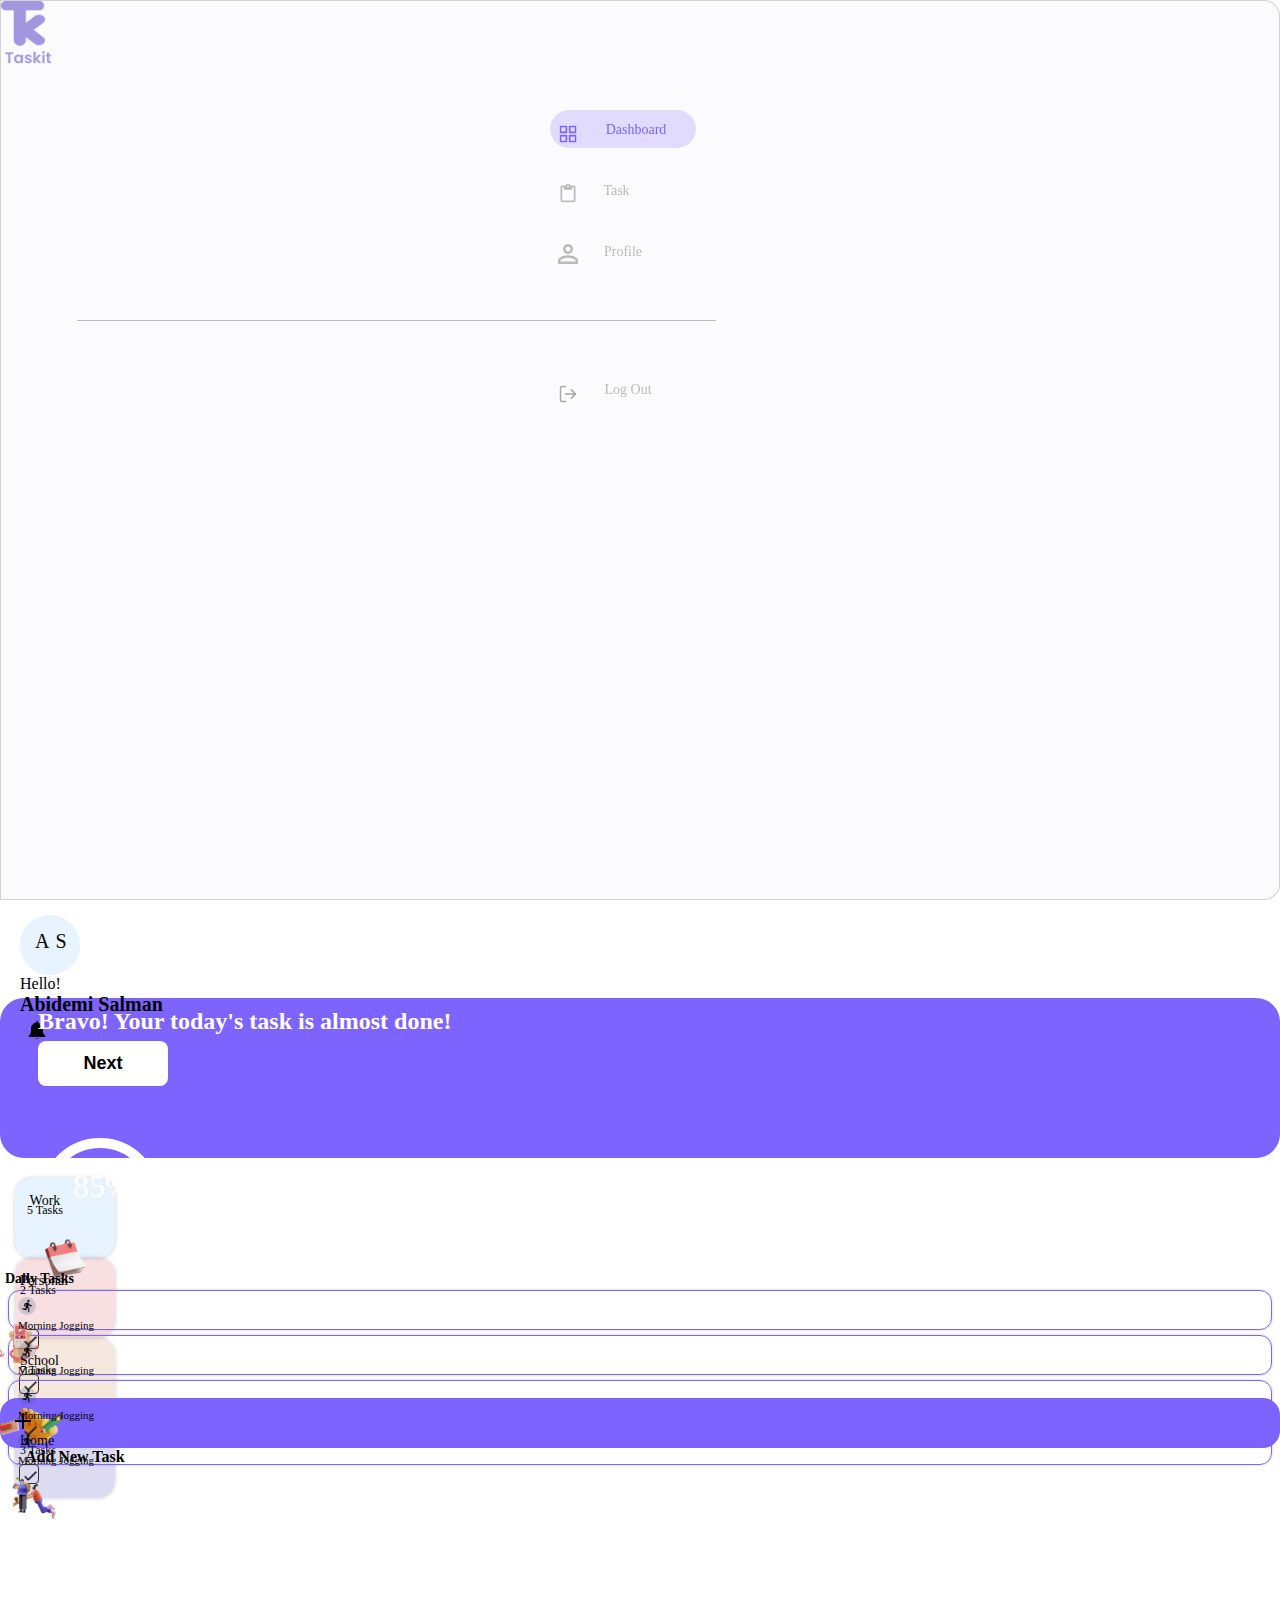
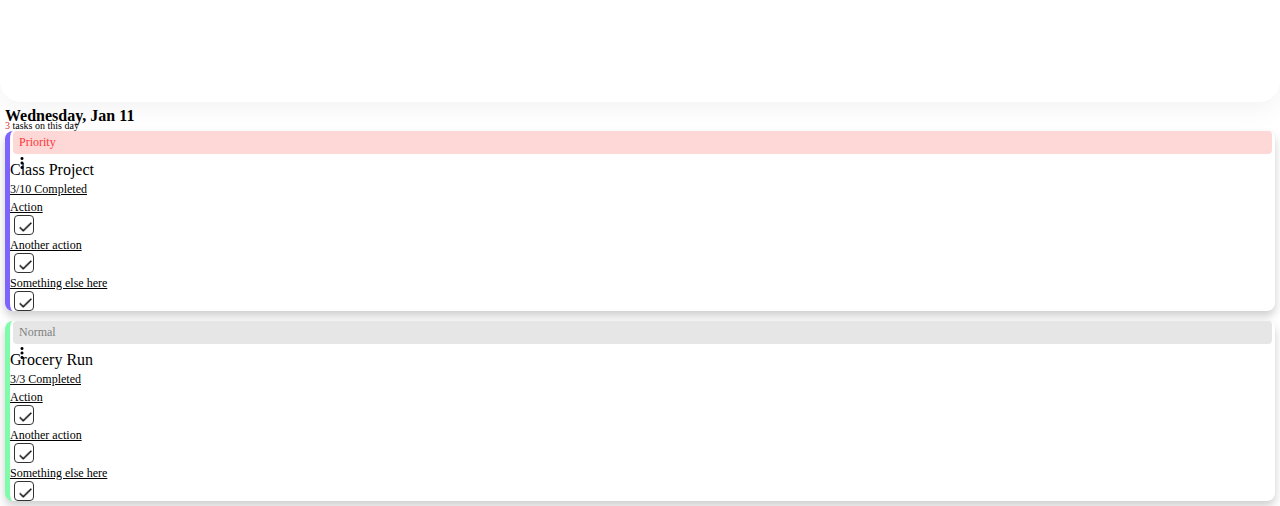
<file: Taskit app/index.html>
<!DOCTYPE html>
<html lang="en">
<head>
    <meta charset="UTF-8">
    <meta http-equiv="X-UA-Compatible" content="IE=edge">
    <meta name="viewport" content="width=device-width, initial-scale=1.0">
    <link
    href="https://cdn.jsdelivr.net/npm/bootstrap@5.2.1/dist/css/bootstrap.min.css"
    rel="stylesheet"
    integrity="sha384-iYQeCzEYFbKjA/T2uDLTpkwGzCiq6soy8tYaI1GyVh/UjpbCx/TYkiZhlZB6+fzT"
    crossorigin="anonymous" />
    <link rel="stylesheet" href="home.css">
    <title>Dashboard</title>
    <link rel="icon" type="image/x-icon" href="./assets/app logo1.png">
</head>
<body>
    <div class="Maincontainer container ">
        <div class="row d-flex ">

            <!--------------------------------Nav column-------------------------------->
            <div class="page-nav col col-sm ">
                <div class="nav-column text-center mt-5 ">
                    <div class="app-logo">
                        <img src="./assets/app logo.png" alt=" app-logo" height="80px">
                    </div>
                    <div class="nav-list mt-4 ">
                        <ul class="d-block  ">
                            <li id="navDash">
                                <img src="./assets/Desktop Icons.png" alt="dashboard-icon" height="20px">
                                <span>Dashboard</span>
                            </li>
                            <li class="navLi" id="tas-icon">
                                <img src="./assets/content_paste.png" alt="task-icon" height="20px">
                                <span>Task</span>
                            </li>
                            <li class="navLi" id="pro-icon">
                                <img src="./assets/Vector personicon.png" alt="profile-icon" height="20px">
                                <span>Profile</span>
                            </li>
                            <div class="nav-line"></div>
                            <li id="navLi">
                                <img src="./assets/Logout Icons.png" alt="logout-icon" height="20px">
                                <span>Log Out</span>
                            </li>
                        </ul>
                    </div>
                </div>
            </div>

<!-----------------------------Home: Second column-------------------------------->

            <div class="home-details col-6  col-sm w-100">
                <div class="profile-detail d-inline-flex">
                    <div class="profile-name ">
                        <span>AS</span>
                    </div>
                    <div class="greeting-detail">
                        <span id="hello">Hello!</span><br>
                        <span id="Abidemi">Abidemi Salman</span>
                    </div>
                    <div class="notification-section">
                        <img src="./assets/clarity_bell-solid-badged.png" alt="notification-icon" height="20px">
                        <span>ON</span>
                    </div>
                </div>

                <div class="bravo-section d-inline-flex">
                    <div class="hello-detail">
                        <h3>Bravo! Your today's task is almost done!</h3>
                         <a href="#">
                             <button>Next</button>
                         </a>
                    </div>
                    <div class="percent"><span>85%</span></div>
                </div>

                <div class="categories d-inline-flex">
                    <div class="work-task d-inline-flex" id="work">
                        <div class="work-detail">
                            <h4>Work</h4>
                            <p>5 Tasks</p>
                        </div>
                        <img src="./assets/Saly-42.png" alt="calendar-img" height="51px">
                    </div>

                    <div class="work-task d-inline-flex" id="personal">
                        <div class="work-detail">
                            <h4>Personal</h4>
                            <p>2 Tasks</p>
                        </div>
                        <img src="./assets/Saly-24.png" alt="phone-img" height="50px">
                    </div>

                    <div class="work-task d-inline-flex" id="writing">
                        <div class="work-detail">
                            <h4>School</h4>
                            <p>7 Tasks</p>
                        </div>
                        <img src="./assets/Saly-25.png" alt="writing-img" height="35px">
                    </div>

                    <div class="work-task d-inline-flex" id="strech">
                        <div class="work-detail">
                            <h4>Home</h4>
                            <p>3 Tasks</p>
                        </div>
                        <img src="./assets/Sally-4.png" alt="streching-img" height="55px">
                    </div>
                </div>

                <div class="daily-tasks">
                    <h3>Daily Tasks</h3>

                    <div class="daily-activities d-inline-flex">
                        <div class="run">
                            <div class="activity d-inline-flex">
                                <div class="run-img d-inline-flex">
                                    <img src="./assets/directions_run.png" alt="running-icon" height="18px">
                                    <p>Morning Jogging</p>
                                </div>
                                <div class="check">
                                    <img src="./assets/Vector check.png" alt="check-icon" height="10px">
                                </div>
                            </div>  
                            <div class="activity d-inline-flex">
                                <div class="run-img d-inline-flex">
                                    <img src="./assets/directions_run.png" alt="running-icon" height="18px">
                                    <p>Morning Jogging</p>
                                </div>
                                <div class="check">
                                    <img src="./assets/Vector check.png" alt="check-icon" height="10px">
                                </div>
                            </div>  
                        </div>
                        <div class="run">
                            <div class="activity d-inline-flex">
                                <div class="run-img d-inline-flex">
                                    <img src="./assets/directions_run.png" alt="running-icon" height="18px">
                                    <p>Morning Jogging</p>
                                </div>
                                <div class="check">
                                    <img src="./assets/Vector check.png" alt="check-icon" height="10px">
                                </div>
                            </div>  
                            <div class="activity d-inline-flex">
                                <div class="run-img d-inline-flex">
                                    <img src="./assets/directions_run.png" alt="running-icon" height="18px">
                                    <p>Morning Jogging</p>
                                </div>
                                <div class="check">
                                    <img src="./assets/Vector check.png" alt="check-icon" height="10px">
                                </div>
                            </div>  
                        </div>
                    </div>
                </div>

                <div class="add-tasks d-inline-flex">
                    <div class="add-new-task d-inline-flex">
                        <img src="./assets/Vector plus.png" alt="plus-icon" height="16px">
                        <p>Add New Task</p>
                    </div>
                    <div class="add-tasks-img ">
                        <img src="./assets/Saly-14.png" alt="person-icon" height="50px" >
                    </div>
                </div>
            </div>     


<!-------------------------------Calendar: Third column-------------------------------->
            <div class="activities col  col-sm">
                <div class="calendar-section text-center mt-2">
                    <div class="calendar-part">
                        <div class="responsive-iframe-container big-container">
                            <iframe src="https://calendar.google.com/calendar/embed?src=1509ebdde64de64cc518a7f182bd9a3f6ca4e214e0ca89c62084918a6b669b17%40group.calendar.google.com&ctz=UTC" style="border: 0" width="200" height="250" frameborder="0" scrolling="no"></iframe>
                        </div>
                    </div>
                    <div class="date-activity">
                        <div class="date-part">
                            <h4>Wednesday, Jan 11</h4>
                            <p>3 <span>tasks on this day</span></p>
                        </div>
                        <div class="task-priorities ">
                            <div class="priority" id="clas-project">
                                <div class="priority-btn1 d-flex">
                                    <h5>Priority</h5>
                                    <img src="./assets/more_vert.png" alt="more-icon" height="18px">
                                </div>
                                <div class="class-project ">
                                    <h4>Class Project</h4>
                                    <div class="dropdown drop-lik">
                                        <a class="btn btn-outline-primary dropdown-toggle btn-complete" href="#" role="button" id="dropdownMenu1" data-bs-toggle="dropdown"  aria-expanded="false">
                                            3/10 Completed
                                         </a>
                                       <ul class="dropdown-menu w-100 " aria-labelledby="dropdownMenu1">
                                           <li class="d-flex"> 
                                                <a class="dropdown-item" href="#">Action</a >
                                                <div class="check">
                                                    <img src="./assets/Vector check.png" alt="check-icon" height="10px">
                                                </div>
                                        </li>
                                           <li class="d-flex">
                                                <a class="dropdown-item" href="#">Another action</a>
                                                <div class="check">
                                                    <img src="./assets/Vector check.png" alt="check-icon" height="10px">
                                                </div>
                                        </li>
                                           <li class="d-flex">
                                                <a class="dropdown-item" href="#">Something else here</a>
                                                <div class="check">
                                                    <img src="./assets/Vector check.png" alt="check-icon" height="10px">
                                                </div>
                                        </li>
                                       </ul>
                                    </div>
                                </div>
                            </div>
                            <div class="priority" id="grocery">
                                <div class="priority-btn d-flex">
                                    <h5>Normal</h5>
                                    <img src="./assets/more_vert.png" alt="more-icon" height="18px">
                                </div>
                                <div class="class-project ">
                                    <h4>Grocery Run</h4>
                                    <div class="dropdown drop-lik">
                                        <a class="btn btn-outline-success dropdown-toggle btn-complete" href="#" role="button" id="dropdownMenu1" data-bs-toggle="dropdown" aria-expanded="false">
                                            3/3 Completed
                                         </a>
                                       <ul class="dropdown-menu w-100 " aria-labelledby="dropdownMenu1">
                                           <li class="d-flex"> 
                                                <a class="dropdown-item" href="#">Action</a >
                                                    <div class="check">
                                                        <img src="./assets/Vector check.png" alt="check-icon" height="10px">
                                                    </div>
                                            </li>
                                           <li class="d-flex">
                                                <a class="dropdown-item" href="#">Another action</a>
                                                <div class="check">
                                                    <img src="./assets/Vector check.png" alt="check-icon" height="10px">
                                                </div>
                                        </li>
                                           <li class="d-flex">
                                                <a class="dropdown-item" href="#">Something else here</a>
                                                <div class="check">
                                                    <img src="./assets/Vector check.png" alt="check-icon" height="10px">
                                                </div>
                                        </li>
                                       </ul>
                                    </div>
                                </div>
                            </div>
                            

                        </div>
                    </div>
                </div>
            </div>
        </div>
    </div>

    <script src="https://cdn.jsdelivr.net/npm/bootstrap@5.0.2/dist/js/bootstrap.bundle.min.js" integrity="sha384-MrcW6ZMFYlzcLA8Nl+NtUVF0sA7MsXsP1UyJoMp4YLEuNSfAP+JcXn/tWtIaxVXM" crossorigin="anonymous"></script>
</body>
</html>
</file>
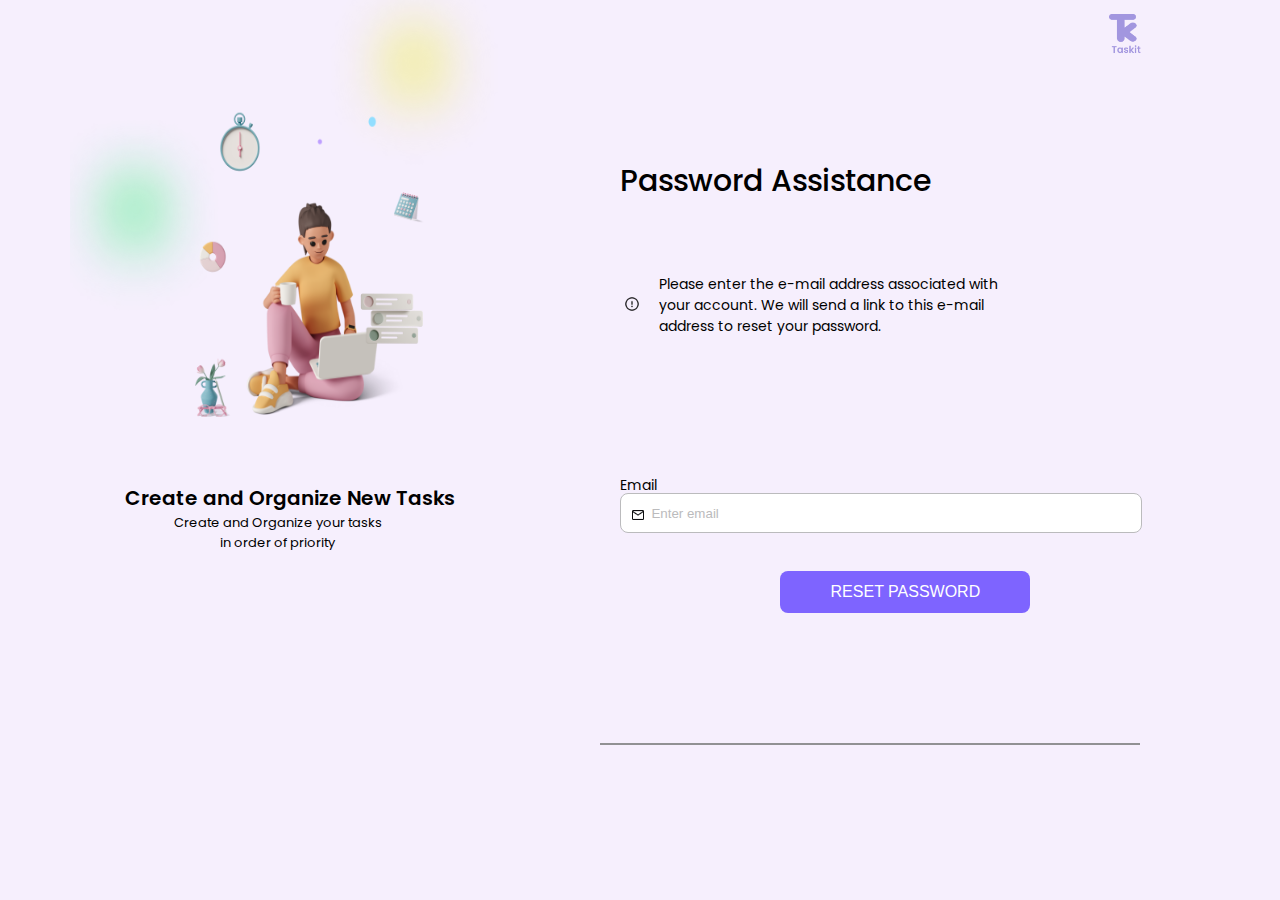
<file: Taskit app/forgotpass.html>
<!DOCTYPE html>
<html lang="en">
<head>
    <meta charset="UTF-8">
    <meta http-equiv="X-UA-Compatible" content="IE=edge">
    <meta name="viewport" content="width=device-width, initial-scale=1.0">
    <link rel="icon" type="image/x-icon" href="./assets/app logo1.png">
    <link rel="stylesheet" href="style.css">
    <title>Forgot Password Page</title>
    <script src="./form-validation.js"></script>
</head>
<body>
    <div class="mainContainer">
        <div class="imagePics">
            <img src="./assets/Signin img.png" alt="signup-image">
            <div class="image-text">
                <h2>Create and Organize New Tasks</h2>
                <p>Create and Organize your tasks in order of priority</p>
            </div>
        </div>
        <div class="formSection">
                <div class="logo-img">
                    <img src="./assets/app logo.png" alt="logo" height="50px">
                </div>
                
                <h2 id="signup">Password Assistance</h2>
                <div class="notice-detail">
                    <div class="notice">
                        <img src="./assets/attention.png" alt="notice-icon" height="16px">
                    </div>
                    <h5>
                        Please enter the e-mail address associated with your account. We will send a link to this e-mail address to reset your password.
                    </h5>
                </div>
                
                <form method="post" class="forgot-form" name="form"  onSubmit="return validated()" >
                    
                    <div class="username-login">
                        <label for="Email">Email</label><br>
                        <input type="email" id="Email" placeholder="Enter email" required>
                        <img src="./assets/Vector mail.png" alt="mail-icon" height=" 10px"  id="mail-icon">
                    </div>
                    
                    <a href="" id="formlogin-btn">
                        <button>RESET PASSWORD</button>
                    </a>
                    
                </form>

                <div class="login-line"></div>

           
        </div>
    </div>
</body>
</html>
</file>
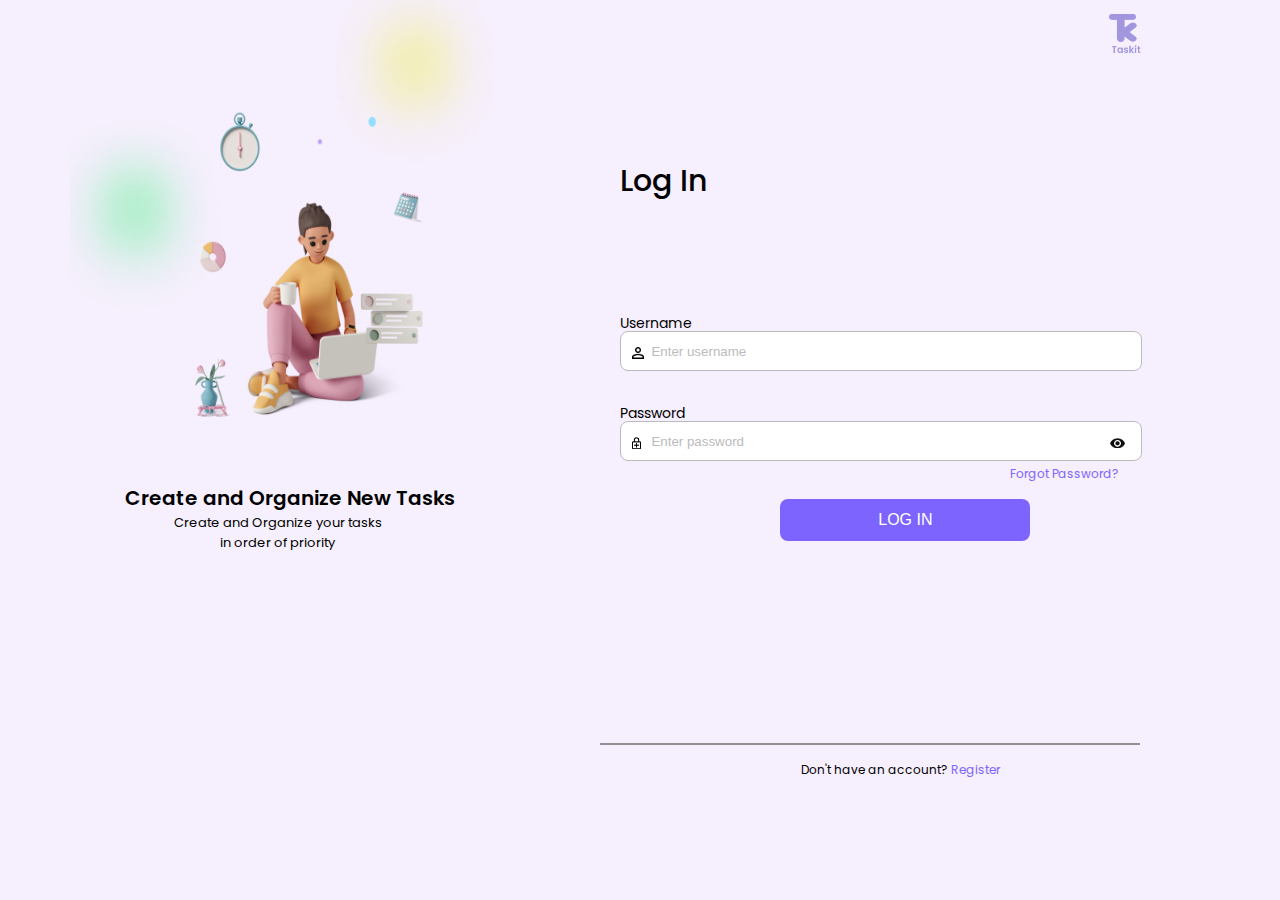
<file: Taskit app/login.html>
<!DOCTYPE html>
<html lang="en">
<head>
    <meta charset="UTF-8">
    <meta http-equiv="X-UA-Compatible" content="IE=edge">
    <meta name="viewport" content="width=device-width, initial-scale=1.0">
    <title>Taskit Login Page</title>
    <link rel="icon" type="image/x-icon" href="./assets/app logo1.png">
    <link rel="stylesheet" href="style.css">
    <script src="./form-validation.js"></script>
</head>
<body>
    <div class="mainContainer">
        <div class="imagePics">
            <img src="./assets/Signin img.png" alt="signup-image">
            <div class="image-text">
                <h2>Create and Organize New Tasks</h2>
                <p>Create and Organize your tasks in order of priority</p>
            </div>
        </div>
        <div class="formSection">
                <div class="logo-img">
                    <img src="./assets/app logo.png" alt="logo" height="50px">
                </div>
                
                <h2 id="signup">Log In</h2>
                
                <form method="post" class="login-form" name="form"  onSubmit="return validated()">
                    <div class="username-login">
                        <label for="Username">Username</label><br>
                        <input type="text" id="Username" placeholder="Enter username" required>
                        <img src="./assets/Vector person.png" alt="person-icon" height="12px" id="person-icon">
                    </div>
                    
                    <div class="password-login">
                        <label for="Password">Password</label><br>
                        <input type="password" id="Password" placeholder="Enter password" required>
                        <img src="./assets/Vector lock.png" alt="lock-icon" height=" 12px"  id="lock-icon">
                        <img src="./assets/Vector pass.png" alt=" hide-icon" height="10px"  id="hide-icon">
                    </div>
                    <a href="./forgotpass.html" id="forgot">Forgot Password?</a>
                    <a href="./index.html" id="formlogin-btn">
                        <button type="submit">LOG IN</button>
                    </a>
                    
                </form>

                <div class="login-line"></div>

                <a href="signup.html" id="login-account" >Don't have an account? <span>Register</span></a>
           
        </div>
    </div>
</body>
</html>
</file>
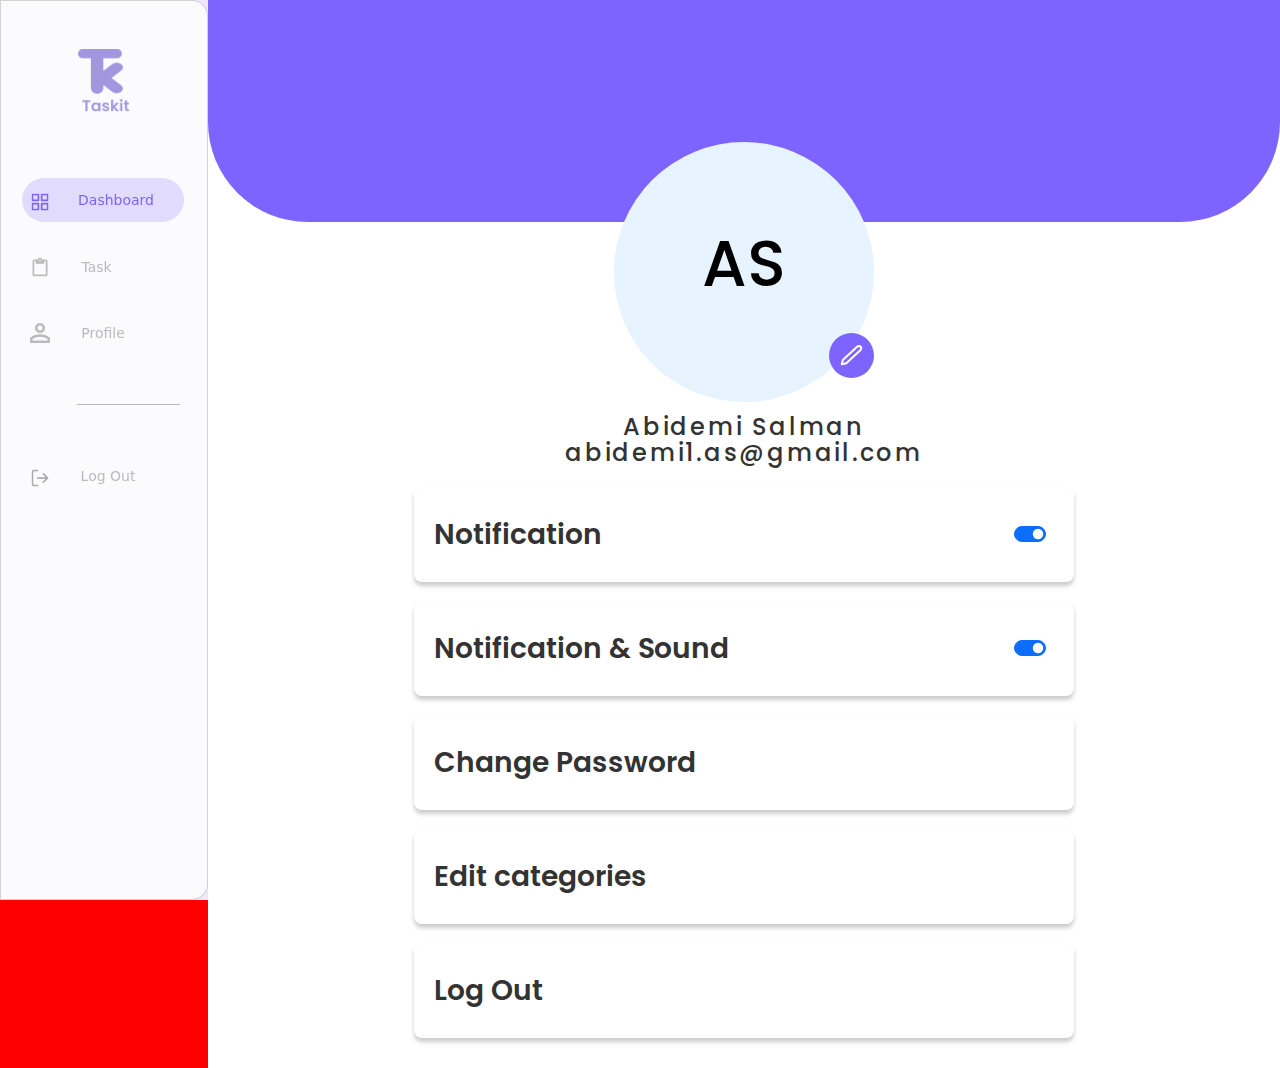
<file: Taskit app/profile.html>
<!DOCTYPE html>
<html lang="en">
  <head>
    <meta charset="UTF-8">
    <meta name="viewport" content="width=device-width, initial-scale=1.0">
    <meta http-equiv="X-UA-Compatible" content="ie=edge">
    <link href="https://cdnjs.cloudflare.com/ajax/libs/bootstrap/5.0.2/css/bootstrap.min.css" rel="stylesheet" />
    <link href="./profile.css" rel='stylesheet' />
    <link rel="stylesheet" href="./home.css">
    <title>Static Template</title>
  </head>
  <body>

    <div class="layout-wrapper">
      <aside class="sidebar">
        <div class="page-nav col col-sm ">
          <div class="nav-column text-center mt-5 ">
              <div class="app-logo">
                  <img src="./assets/app logo.png" alt=" app-logo" height="80px">
              </div>
              <div class="nav-list mt-4 ">
                  <ul class="d-block  ">
                      <li id="navDash">
                          <img src="./assets/Desktop Icons.png" alt="dashboard-icon" height="20px">
                          <span>Dashboard</span>
                      </li>
                      <li class="navLi" id="tas-icon">
                          <img src="./assets/content_paste.png" alt="task-icon" height="20px">
                          <span>Task</span>
                      </li>
                      <li class="navLi" id="pro-icon">
                          <img src="./assets/Vector personicon.png" alt="profile-icon" height="20px">
                          <span>Profile</span>
                      </li>
                      <div class="nav-line"></div>
                      <li id="navLi">
                          <img src="./assets/Logout Icons.png" alt="logout-icon" height="20px">
                          <span>Log Out</span>
                      </li>
                  </ul>
              </div>
          </div>
      </div>
      </aside>
      <main class="content">
       <header class="header"></header>
       <div class="user_avatar">
         <p>as</p>
         <span class="edit_profile_icon">
          <svg xmlns="http://www.w3.org/2000/svg" width="23" height="21" viewBox="0 0 23 21" fill="none">
 <path d="M17.1429 1.7333C17.5976 1.30895 18.2142 1.07056 18.8572 1.07056C19.1756 1.07056 19.4908 1.12908 19.785 1.2428C20.0791 1.35651 20.3464 1.52318 20.5715 1.7333C20.7966 1.94341 20.9752 2.19286 21.097 2.46738C21.2189 2.74191 21.2816 3.03615 21.2816 3.3333C21.2816 3.63045 21.2189 3.92468 21.097 4.19921C20.9752 4.47374 20.7966 4.72318 20.5715 4.9333L6.28578 18.2666L1.71436 19.3333L2.85721 15.0666L17.1429 1.7333Z" stroke="white" stroke-width="2" stroke-linecap="round" stroke-linejoin="round"/>
 </svg>
         </span>
       </div>
        <div class="user_info">
          <p>Abidemi Salman</p>
          <p>abidemi1.as@gmail.com</p>
        </div>
        <div class="settings">
            <div class="settings_box">
              <h2 class="settings_box_title">Notification</h2>
              
              <!-- Default switch -->
 <div class="form-check form-switch  ">
   <input class="form-check-input lg" type="checkbox" role="switch" id="flexSwitchCheckChecked" checked>
  
 </div>
          </div>
            <div class="settings_box">
              <h2 class="settings_box_title">Notification & Sound</h2>
              
              <!-- Default switch -->
 <div class="form-check form-switch  ">
   <input class="form-check-input lg" type="checkbox" role="switch" id="flexSwitchCheckChecked" checked>
  
 </div>
          </div>
           <div class="settings_box">
              <h2 class="settings_box_title">Change Password</h2>
              
             
 </div>
            <div class="settings_box">
              <h2 class="settings_box_title">
                Edit categories
              </h2>
              
             
 </div>
          <div class="settings_box">
              <h2 class="settings_box_title">
               Log Out
              </h2>
              
             
 </div>
          </div>
        </div>
     </main>
     
     
   </div>
 
  </body>
</html>
</file>
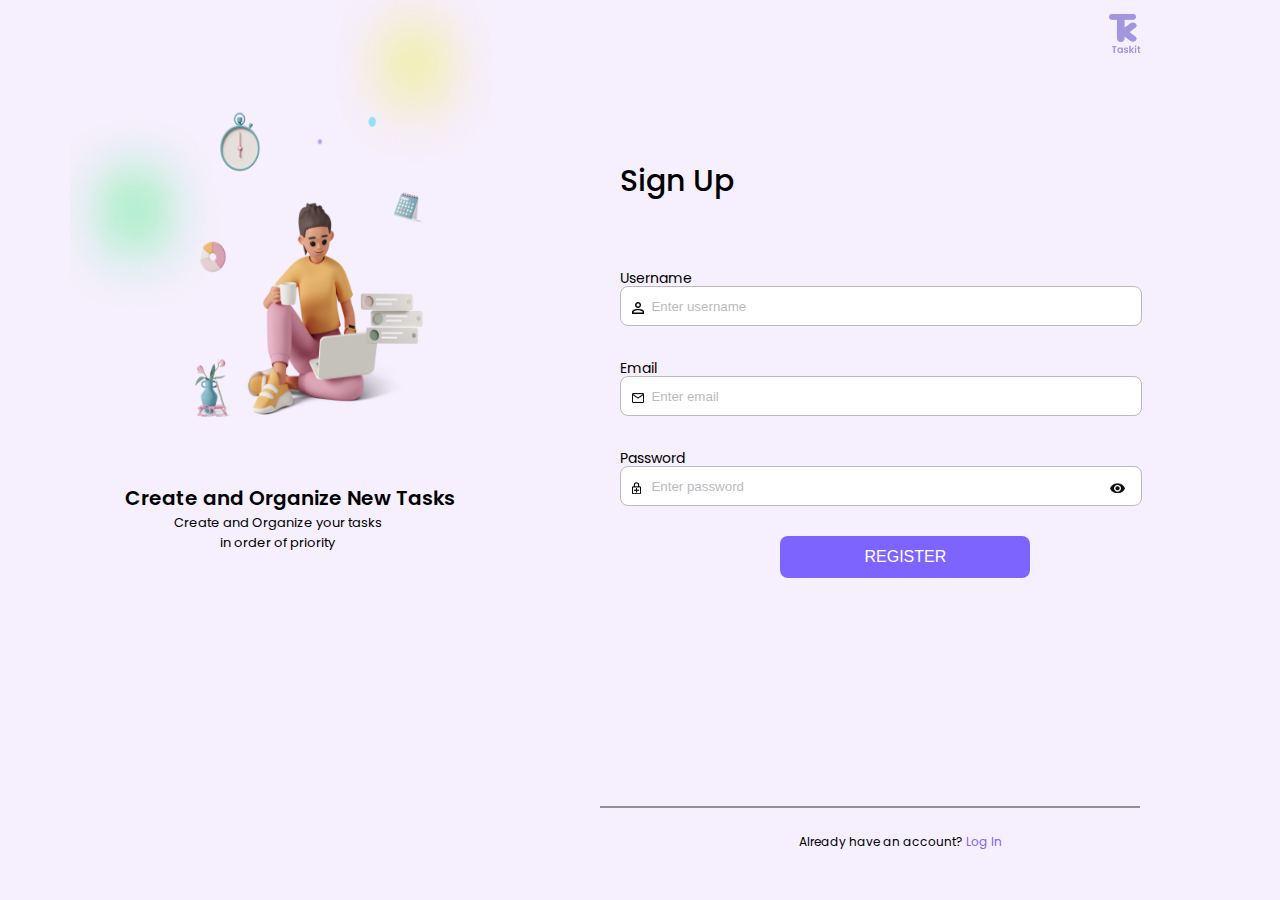
<file: Taskit app/signup.html>
<!DOCTYPE html>
<html lang="en">
<head>
    <meta charset="UTF-8">
    <meta http-equiv="X-UA-Compatible" content="IE=edge">
    <meta name="viewport" content="width=device-width, initial-scale=1.0">
    <title>Taskit Sign Up Page</title>
    <link rel="icon" type="image/x-icon" href="./assets/app logo1.png">
    <link rel="stylesheet" href="style.css">
    <script src="./form-validation.js" ></script>
</head>
<body>
    <div class="mainContainer">
        <div class="imagePics">
            <img src="./assets/Signin img.png" alt="signup-image">
            <div class="image-text">
                <h2>Create and Organize New Tasks</h2>
                <p>Create and Organize your tasks in order of priority</p>
            </div>
        </div>
        <div class="formSection">
                <div class="logo-img">
                    <img src="./assets/app logo.png" alt="logo" height="50px">
                </div>
                
                <h2 id="signup">Sign Up</h2>
                
                <form method="post" class="signup-form" name="form"  onSubmit="return validated()">
                    <div class="username">
                        <label for="Username">Username</label><br>
                        <input type="text"  id="Username" placeholder="Enter username" required>
                        <img src="./assets/Vector person.png" alt="person-icon" height="12px" id="person-icon">
                    </div>
                    <div class="email">
                        <label for="Email">Email</label><br>
                        <input type="email"  id="Email" placeholder="Enter email" required>
                        <p id="result"></p>
                        <img src="./assets/Vector mail.png" alt="mail-icon" height=" 10px"  id="mail-icon">
                    </div>
                    <div class="password">
                        <label for="Password">Password</label><br>
                        <input type="password"  id="Password" placeholder="Enter password" required>
                        <p id="message"></p>
                        <img src="./assets/Vector lock.png" alt="lock-icon" height=" 12px"  id="lock-icon">
                        <img src="./assets/Vector pass.png" alt=" hide-icon" height="10px"  id="hide-icon">
                    </div>
                    <a href="#" id="form-btn">
                        <button type="submit" >REGISTER</button>
                    </a>
                    
                </form>

                <div class="line"></div>

                <a href="login.html" id="account">Already have an account? <span>Log In</span></a>
           
        </div>
    </div>
       
</body>
</html>
</file>
<file: Taskit app/home.css>
@import url('https://fonts.googleapis.com/css2?family=Poppins:ital,wght@0,100;0,200;0,300;0,400;0,500;0,600;0,700;0,800;1,100&display=swap');

*{
    margin: 0;
    padding: 0;
    box-sizing: border-box;
}

.Maincontainer {
    position: relative;
    height: 100vh;
    width: 100%;
    margin-top: 0px;
}
/*First column styles*/
.page-nav {
    height: 100vh;
    background: #FBFBFD;
    border: 1px solid rgba(51, 51, 51, 0.2);
    backdrop-filter: blur(2px);
    /* Note: backdrop-filter has minimal browser support */
    border-radius: 0px 16px 16px 0px;
}

.nav-list {
    height: 68vh;
    display: flex;
    justify-content: center;
    text-align: center;
}

.nav-list ul {
    height: 68vh;
   
}

.nav-line {
    position: absolute;
    width: 50%;
    height: 1px;
    margin-top: 50px;
    left: 76px;
    background-color: #BBBBBD;
}

.nav-list li {
    position: relative;
    right: 17px;
    list-style: none;
    margin-top:  25px;
    padding: 10px 30px;
}

.navLi {
    color: #BBBBBD;
    font-size: 14px;
    font-weight: 500;
}

#tas-icon img {
    position: absolute;
    margin-top: 0px;
    left: 8px;
}

#tas-icon span{
    margin-left: -13px;
}


#navLi {
    margin-top: 100px;
}

#navLi span {
    color: #BBBBBD;
    font-size: 14px;
    font-weight: 500;
    margin-left: 10px;
}

#navLi img {
    position: absolute;
    left: 8px;
    margin-top: 4px;
}

#navDash {
    border: none;
    border-radius: 24px;
    background: rgba(126, 100, 255, 0.2);
    
}

#navDash span {
    font-size: 14px;
    font-weight: 500;
    color: #7E64FF;
    margin-left: 26px;
}

#navDash img {
    position: absolute;
    left: 8px;

    margin-top: 4px;
}


/* Second column styles*/
#pro-icon img {
    position: absolute;
    left: 8px;
    margin-top: 0px;
}

.profile-detail {
    width: 100%;
    height: 80px;
    justify-content: space-between;
    margin-top: 10px;
    padding: 10px 20px;
}

.profile-name {
    width: 60px;
    height: 60px;
    margin-top: -5px;
    border-radius: 50%;
    background: #E7F3FF;
    text-align: center;
    justify-content: center;
    padding-top: 15px;
}

.profile-name span {
    font-size: 20px;
    font-weight: 500;
    text-align: center;
    letter-spacing: 6px;
    margin: auto 15px;
}

#hello {
    font-size: 16px;
    font-weight: 400;
}

#Abidemi {
    font-size: 20px;
    font-weight: 600;
}

.notification-section {
    width: 70px;
    height: 35px;
    background: #FFFFFF;
    border: 1px solid #D9D9D9;
    border-radius: 100px;
    padding: 3px ;
}

.notification-section span {
    color: #7E64FF;
    margin-left: 6px;
}

.notification-section img {
    margin-left: 3px;
}


.bravo-section {
    width: 100%;
    height: 160px;
    border: none;
    margin-top: 8px;
    padding: 10px 20px;
    background: #7E64FF;
    border-radius: 24px;
}

.hello-detail {
    width: 60%;
    height: 120px;
    color: #FFFFFF;
    font-size: 20px;
    font-weight: 500;
    margin: auto 18px;
}
.hello-detail button {
    width: 130px;
    height: 45px;
    font-size: 18px;
    font-weight: 600;
    border: none;
    margin-top: 6px;
    border-radius: 8px;
    background: white;
} 

.hello-detail h3 {
    font-size: 24px;
}
.percent {
    width: 120px;
    height: 120px;
    background: transparent;
    border: 10px solid white;
    border-radius: 50%;
    padding: 20px;
    margin-top: 10px;
    margin-left: 20px;
}

.percent span {
    font-size: 32px;
    font-weight: 500;
    color: white;
    margin: auto 3px;
}

.categories {
    width: 100%;
    height: 100px;
    margin-top: 10px;
    padding: 10px 12px;
    justify-content: space-evenly;
}

.work-task {
    width: 100px;
    height: 80px;
    justify-content: space-between;
    margin: auto 3px;
}


#work {
    background: #E7F3FF;
    box-shadow: 0px 0px 4px rgba(0, 0, 0, 0.2);
    border-radius: 17px;
    text-align: center;
}
.work-detail {
    padding: 5px;
    width: 60px;
    height: 40px;
    
}
.work-detail h4 {
    font-size: 14px;
    font-weight: 500;
    margin-top: 10px;
}

.work-detail p {
    font-size: 12px;
    font-weight: 400;
    margin-top: -6px;
}

.work-task img {
    margin-top: 15px;
}

#personal {
    background: rgba(219, 102, 108, 0.2);
    box-shadow: 0px 0px 4px rgba(0, 0, 0, 0.2);
    border-radius: 17px;
}

#personal  img{
    margin-left: -20px;
}

#writing {
    background: rgba(212, 135, 96, 0.2);
    box-shadow: 0px 0px 4px rgba(0, 0, 0, 0.2);
    border-radius: 17px;
}

#writing img {
    margin-left: -18px;
    margin-top: 30px;
}

#strech {
    background: rgba(87, 75, 192, 0.2);
    box-shadow: 0px 0px 4px rgba(0, 0, 0, 0.2);
    border-radius: 17px;
}

#strech img {
    margin-left: -10px;
}

.daily-tasks {
    width: 100%;
    height: 110px;
    margin-top: 10px;
    padding: 5px;
}

.daily-tasks h3 {
    font-size: 14px;
    font-weight: 600;
    margin-top: -12px;
}

.daily-activities {
    width: 100%;
    height: 70px;
    margin-top: -2px;
    justify-content: space-evenly;
}

.run {
    margin: auto 3px;
}

.run-img {
    justify-content: space-between;
    width: 60%;
    height: 32px;
}

.activity {
    justify-content: space-between;
    border: 1px solid #7E64FF;
    box-shadow: 0px 0px 3px rgba(0, 0, 0, 0.2);
    border-radius: 12px;
    width: 100%;
    height: 40px;
    padding: 6px;
    margin-top: 5px;
}

.check {
    width: 20px; 
    height: 20px;
    border: 1px solid #333333;
    border-radius: 4px;
    padding: 2px;
    margin: auto 4px;
}

.check img {
    margin-top: -15px;
    margin-left: 2px;
}

.run-img img {
    background: rgba(57, 81, 133, 0.2);
    border-radius: 40px;
    padding: 2px;
    margin: auto 3px;
}

.run-img p {
    font-size: 11px;
    font-weight: 500;
    margin: auto 3px;
}


/*Third column styles*/
.add-tasks {
    width: 100%;
    height: 50px;
    background: #7E64FF;
    border-radius: 17px;
    padding: 10px ;
    margin-top: 10px;
    justify-content: space-between;
    align-items: center;
    border: none;
}

.add-new-task {
    padding: 5px;
    justify-content: space-evenly;
    align-items: center;
}

.add-new-task p{
    margin-left: 10px;
    margin-top: 15px;
    font-size: 16px;
    font-weight: 600;
}

.add-tasks-img {
    margin-right: 6px;
}

.date-activity {
    width: 100%;
    padding: 5px;
    text-align: left;
}

.date-part h4 {
    font-size: 16px;
    font-weight: 600;
}

.date-activity p {
    font-size: 10px;
    font-weight: 400;
    margin-top: -5px;
    color: #E13333;
}

.date-activity span {
    color: black;
}

.priority-btn1 h5 {
    color: #FC3737;
    font-size: 12px;
    font-weight: 400;
    background: rgba(252, 55, 55, 0.2);
    border: none;
    border-radius: 4px;
    padding: 4px 6px;
    margin: auto 3px;
}

.priority-btn h5 {
    font-size: 12px;
    font-weight: 400;
    background: rgba(128, 128, 128, 0.2);
    border-radius: 4px;
    border: none;
    color: #808080;
    padding: 4px 6px;
    margin: auto 3px;
}

.priority-btn, .priority-btn1 {
    width: 100%;
    height: 30px;
    justify-content: space-between;
}

.priority-btn1 img, .priority-btn img {
    margin: auto 3px;
}

.class-project h4 {
    font-size: 16px;
    font-weight: 500;
}
.btn-complete {
    width: 100%;
    height: 40px;
}

.drop-lik a {
    font-size: 12px;
    font-weight: 400;
    margin-top: 8px;
    padding-top: 10px;
    color: black;
    text-align: left;
}

#grocery {
    background: #FFFFFF;
    border-left: 5px solid #7FFCAA;
    box-shadow: 0px 5px 10px rgba(0, 0, 0, 0.2);
    border-radius: 8px;
    margin-top: 10px;
}

#clas-project {
    background: #FFFFFF;
    border-left: 5px solid #7E64FF;
    box-shadow: 0px 5px 10px rgba(0, 0, 0, 0.2);
    border-radius: 8px;
}

.big-container {
    box-shadow: 0px 6.61491px 26.4596px rgba(0, 0, 0, 0.05);
    border-radius: 21.1677px;
}

@media screen and (max-width: 1024px) {
    .hello-detail {
        width: 60%;
        height: 120px;
        color: #FFFFFF;
        font-size: 20px;
        font-weight: 500;
        margin: auto 10px;
    }
    .hello-detail button {
        width: 120px;
        height: 40px;
        font-size: 16px;
        font-weight: 600;
        margin-top: 5px;
        border: none;
        border-radius: 8px;
        background: white;
    } 

    .run-img p {
        font-size: 10px;
        font-weight: 500;
        margin: auto 3px;
    }
}
@media screen and (max-width: 768px) {
    .profile-detail {
        width: 100%;
        height: 80px;
        justify-content: space-between;
        margin-top: 10px;
        padding: 8px 12px;
    }
    
    .profile-name {
        width: 60px;
        height: 60px;
        margin-top: 0px;
        border-radius: 50%;
        background: #E7F3FF;
        text-align: center;
        justify-content: center;
        padding-top: 12px;
    }
    .hello-detail {
        width: 60%;
        height: 120px;
        color: #FFFFFF;
        font-size: 20px;
        font-weight: 500;
        margin: auto 10px;
    }
    
    .hello-detail button {
        width: 120px;
        height: 40px;
        font-size: 16px;
        font-weight: 600;
        margin-top: 5px;
        border: none;
        border-radius: 8px;
        background: white;
    } 

    .run-img p {
        font-size: 10px;
        font-weight: 500;
        margin: auto 1px;
    }

    .nav-line {
        position: absolute;
        width: 60%;
        height: 1px;
        margin-top: 30px;
        left: 48px;
        background-color: #BBBBBD;
    }
    
    .nav-list li {
        position: relative;
        right: 17px;
        list-style: none;
        margin-top:  20px;
        padding: 10px 30px;
    }

    .nav-list ul {
        height: 68vh;
       margin-top: -20px;
    }

    .nav-column {
        margin-top: -12px;
    }

    #navLi {
        margin-top: 60px;
    }

    .add-tasks {
        margin-top: 18px;
    }
}
@media screen and (max-width: 425px) {
    .profile-detail {
        width: 100%;
        height: 80px;
        justify-content: space-between;
        margin-top: 10px;
        padding: 8px 12px;
    }
    
    .profile-name {
        width: 60px;
        height: 60px;
        margin-top: 0px;
        border-radius: 50%;
        background: #E7F3FF;
        text-align: center;
        justify-content: center;
        padding-top: 12px;
    }
    .hello-detail {
        width: 60%;
        height: 120px;
        color: #FFFFFF;
        font-size: 20px;
        font-weight: 500;
        margin: auto 10px;
    }
    .hello-detail h3 {
        font-size: 15px;
    }
    
    .hello-detail button {
        width: 120px;
        height: 40px;
        font-size: 16px;
        font-weight: 600;
        margin-top: -5px;
        border: none;
        border-radius: 8px;
        background: white;
    } 

    .run-img p {
        font-size: 9px;
        font-weight: 450;
        margin: auto 1px;
    }

    .nav-line {
        position: absolute;
        width: 50%;
        height: 1px;
        margin-top: 30px;
        left: 90px;
        background-color: #BBBBBD;
    }
    
    .nav-list li {
        position: relative;
        right: 17px;
        list-style: none;
        margin-top:  20px;
        padding: 10px 30px;
    }

    .nav-list ul {
        height: 68vh;
       margin-top: -20px;
    }

    .nav-column {
        margin-top: -12px;
    }

    #navLi {
        margin-top: 60px;
    }

    .add-tasks {
        margin-top: 18px;
    }
}
@media screen and (max-width: 375px) {
    .profile-detail {
        width: 100%;
        height: 80px;
        justify-content: space-between;
        margin-top: 10px;
        padding: 8px 12px;
    }
    
    .profile-name {
        width: 60px;
        height: 60px;
        margin-top: 0px;
        border-radius: 50%;
        background: #E7F3FF;
        text-align: center;
        justify-content: center;
        padding-top: 12px;
    }
    .hello-detail {
        width: 60%;
        height: 120px;
        color: #FFFFFF;
        font-size: 20px;
        font-weight: 500;
        margin: auto 10px;
    }
    .hello-detail h3 {
        font-size: 18px;
    }
    
    .hello-detail button {
        width: 120px;
        height: 40px;
        font-size: 16px;
        font-weight: 600;
        margin-top: -2px;
        border: none;
        border-radius: 8px;
        background: white;
    } 

    .run-img p {
        font-size: 9px;
        font-weight: 450;
        margin: auto 1px;
    }

    .nav-line {
        position: absolute;
        width: 50%;
        height: 1px;
        margin-top: 30px;
        left: 90px;
        background-color: #BBBBBD;
    }
    
    .nav-list li {
        position: relative;
        right: 17px;
        list-style: none;
        margin-top:  20px;
        padding: 10px 30px;
    }

    .nav-list ul {
        height: 68vh;
       margin-top: -20px;
    }

    .nav-column {
        margin-top: -12px;
    }

    #navLi {
        margin-top: 60px;
    }

    .add-tasks {
        margin-top: 18px;
    }

    .categories {
        display: inline-block;
    }
}
</file>
<file: Taskit app/style.css>
@import url('https://fonts.googleapis.com/css2?family=Poppins:ital,wght@0,100;0,200;0,300;0,400;0,500;0,600;0,700;0,800;1,100&display=swap');

*{
    margin: 0;
    padding: 0;
    box-sizing: border-box ;
}

body{
    font-family: Poppins;
    background: #F6EFFD;

}
.mainContainer{
    display: flex;
    flex-wrap: wrap;
    flex-direction: row;
    width: 100%;
    height: 100vh;
    background-color: #F6EFFD;
    overflow: hidden;
}


.imagePics {
    position: absolute;
    text-align: center;
    height: 100vh;
    left: 70px;
    margin-top: -4px;
}

.imagePics img {
    width: 440px;
    height: 450px;
    margin-top: -20px;
}

.image-text {
    margin-top: 50px;
    text-align: center;
}

.image-text h2 {
    font-size: 20px;
    font-weight: 600;
    color: black;
}

.image-text p {
    font-size: 13px;
    font-weight: 400;
    width: 215px;
    height: 200px;
    text-align: center;
    margin: auto 100px;
}

.formSection {
    position: absolute;
    text-align: center;
    width: 600px;
    height: 100vh;
    left: 43%;
    margin-left: 50px;
    margin-top: -4px;
    
    
}

.logo-img {
    position: absolute;
    width: 50px;
    height: 50px;
    margin-top: 18px;
    margin-left: 500px;
}

#signup {
    position: absolute;
    top: 18%;
    font-size: 30px;
    font-weight: 500;
    padding-left: 20px;
    
}

.signup-form {
    position: absolute;
    top: 30%;
    height: 300px; 
    width: 100%;
    padding-left: 20px;
    
}

.login-form {
    position: absolute;
    top: 32%;
    height: 300px; 
    width: 100%;
    padding-left: 20px;
}

.forgot-form {
    position: absolute;
    top: 50%;
    height: 300px; 
    width: 100%;
    padding-left: 20px;
}

.notice-detail {
    position: absolute;
    display: flex;
    top: 30%;
    height: 80px; 
    width: 90%;
    padding-left: 20px;
    
}

.notice-detail h5 {
    width: 70%;
    height: 60px;
    font-size: 14px;
    font-weight: 400;
    text-align: left;
    margin-left: 15px;
    margin-top: 8px;
}

.notice {
    margin: auto 4px;
}

a#forgot {
    position: absolute;
    text-decoration: none;
    font-size: 12px;
    font-weight: 400;
    margin-top: -34px;
    margin-left: 100px;
    color: #7E64FF;
}

.username, .email, .password {
    position: relative;
    width: 100%;
    height: 55px;
    margin-top: 8px;
    margin-bottom: 35px;
    background-color: transparent;
    display: block;
    text-align: left;
}

.username-login, .password-login {
    position: relative;
    width: 100%;
    height: 55px;
    margin-top: 35px;
    margin-bottom: 35px;
    background-color: transparent;
    display: block;
    text-align: left;
}

label {
    position: absolute;
    font-size: 14px;
    font-weight: 400;
    margin-top: -6px;
}

#mail-icon {
    position: absolute;
    left: 2%;
    margin-top: 4px;
}

#lock-icon,  #person-icon {
    position: absolute;
    left: 2%;
    margin-top: 3px;
}
#hide-icon {
    position: absolute;
    right: 13%;
    margin-top: 4px;
}

input {
    position: absolute;
    width: 90%;
    height: 40px;
    top: 12px;
    padding-left: 30px;
    border: 1px solid #BBBBBD;
    border-radius: 8px;
}

 input::placeholder {
    color: #BBBBBD;
}

#form-btn, #formlogin-btn {
    position: absolute;
    width: 210px;
    height: 40px;
    left: 180px;
    text-decoration: none;
}

#formlogin-btn button {
    width: 250px;
    height: 42px;
    background: #7E64FF;
    font-size: 16px;
    font-weight: 500;
    margin-top: 0px;
    color: white;
    border: none;
    border-radius: 8px
}

#form-btn button {
    width: 250px;
    height: 42px;
    background: #7E64FF;
    font-size: 16px;
    font-weight: 500;
    margin-top: -20px;
    color: white;
    border: none;
    border-radius: 8px
    
}

#form-btn button:hover,
#formlogin-btn button:hover
 {
    background-color: #9c8af4;
    cursor: pointer;
}

.line {
    position: absolute;
    width: 90%;
    height: 1px;
    background-color: #BBBBBD;
    border: 1px solid rgba(51, 51, 51, 0.3);
    display: flex;
    justify-content: center;
    top: 90%;
}

.login-line {
    position: absolute;
    width: 90%;
    height: 1px;
    background-color: #BBBBBD;
    border: 1px solid rgba(51, 51, 51, 0.3);
    display: flex;
    justify-content: center;
    top: 83%;
}

 a#account {
    position: absolute;
    top: 93%;
    left:  0px;
    right: 0px;
    font-size: 12px;
    font-weight: 400;
    text-decoration: none;
    color: black;
}
a#login-account {
    position: absolute;
    top: 85%;
    left:  0px;
    right: 0px;
    font-size: 12px;
    font-weight: 400;
    text-decoration: none;
    color: black;
}

#account span, #login-account span {
    color: #7E64FF;
}

@media screen and (max-width:1024px) {
    .imagePics {
        position: absolute;
        left: 30px;
        height: 100vh;
    }

    .imagePics img {
        width: 340px;
        height: 350px;
        margin-top: -20px;
    }

    .logo-img {
        position: absolute;
        width: 50px;
        height: 50px;
        margin-top: 18px;
        margin-left: 408px;
    }

    .formSection {
        position: absolute;
        float: right;
        left: 458px;
        width: 518px;
        height: 100vh;
        margin-left: 50px;
    }

    #form-btn, #formlogin-btn {
        position: absolute;
        width: 200px;
        height: 40px;
        left: 125px;
        text-decoration: none;
    }

    .image-text {
        margin-top: 40px;
        text-align: center;
    }

    .signup-form {
        position: absolute;
        top: 28%;
        height: 300px; 
        width: 100%;
        padding-left: 20px;
    }

    .line {
        position: absolute;
        width: 90%;
        height: 1px;
        background-color: #BBBBBD;
        border: 1px solid rgba(51, 51, 51, 0.3);
        display: flex;
        justify-content: center;
        top: 89%;
    }
    
    a#forgot {
        position: absolute;
        text-decoration: none;
        font-size: 12px;
        font-weight: 400;
        margin-top: -34px;
        margin-left: 80px;
        color: #7E64FF;
    }

    a#account{
        position: absolute;
        top: 90%;
        font-size: 14px;
        font-weight: 400;
    }
}
@media screen and (max-width:768px) {
    .imagePics {
        position: absolute;
        left: 0px;
        height: 100vh;
    }

    .imagePics img {
        width: 320px;
        height: 330px;
        margin-top: -20px;
       margin-left: 30px;
    }

    .formSection {
        position: absolute;
        float: right;
        left: 340px;
        width: 350px;
        height: 100vh;
        margin-left: 80px;
    }

    .logo-img {
        position: absolute;
        width: 50px;
        height: 50px;
        margin-top: 18px;
        margin-left: 265px;
    }

    .image-text {
        margin-top: 40px;
        text-align: center;
    }

    #signup {
        position: absolute;
        top: 18%;
        font-size: 22px;
        font-weight: 500;
        padding-left: 20px;
    }

    .signup-form {
        position: absolute;
        top: 28%;
        height: 300px; 
        width: 100%;
        padding-left: 20px;
    }

    .notice-detail h5 {
        width: 80%;
        height: 60px;
        font-size: 10px;
        font-weight: 400;
        text-align: left;
        margin-left: 15px;
        margin-top: 10px;
    }

    .username, .email, .password {
        width: 100%;
        height: 50px;
        margin-top: 10px;
        margin-bottom: 22px;
        background-color: transparent;
        display: block;
    }

    input {
        width: 90%;
        height: 35px;
        padding-left: 30px;
        border: 1px solid #BBBBBD;
        border-radius: 8px;
    }

    #mail-icon {
        position: absolute;
        left: 4%;
        margin-top: 1px;
    }
    
    #lock-icon,  #person-icon {
        position: absolute;
        left: 4%;
        margin-top: 0px;
    }
    #hide-icon {
        position: absolute;
        right: 14%;
        margin-top: 2px;
    }

    #form-btn, #formlogin-btn {
        width: 215px;
        height: 40px;
        text-align: center;
        left: 65px;
        text-decoration: none;
    }
    
    #formlogin-btn button {
        width: 180px;
        height: 38px;
        background: #7E64FF;
        font-size: 16px;
        font-weight: 500;
        margin-top: 0px;
        color: white;
        border: none;
        border-radius: 8px
    
    }

    #form-btn button {
        width: 180px;
        height: 38px;
        background: #7E64FF;
        font-size: 16px;
        font-weight: 500;
        color: white;
        border: none;
        border-radius: 8px
    
    }

    .login-line {
        position: absolute;
        width: 90%;
        height: 1px;
        background-color: #BBBBBD;
        border: 1px solid rgba(51, 51, 51, 0.3);
        display: flex;
        justify-content: center;
        top: 93%;
    }

    .line {
        position: absolute;
        width: 91%;
        height: 1px;
        background-color: #BBBBBD;
        border: 1px solid rgba(51, 51, 51, 0.3);
        display: flex;
        justify-content: center;
        top: 90%;
    }
    
    a#forgot {
        position: absolute;
        text-decoration: none;
        font-size: 10px;
        font-weight: 400;
        margin-top: -38px;
        margin-left: 28px;
        color: #7E64FF;
    }

    a#account{
        position: absolute;
        top: 90%;
        font-size: 10px;
        font-weight: 400;
    }

    

    a#login-account {
        position: absolute;
        top: 95%;
        left: 0px;
        right: 0px;
        font-size: 10px;
        font-weight: 400;
        text-decoration: none;
        color: black;
    }

   
}
@media screen and (max-width:500px) {
    .mainContainer{
        display: flex;
        flex-wrap: wrap;
        flex-direction: column;
        top: 20%;
        left: 0;
        right: 0;
        width: 100%;
        height: 600px;
        background-color: #F6EFFD;
        overflow: visible;
    }
    
    .logo-img {
        position: absolute;
        width: 30px;
        height: 30px;
        margin-top: 5px;
        margin-left: 350px;
    }

    .logo-img img {
        height: 35px;
    }

    .imagePics {
        position: absolute;
        left: 0;
        right: 0;
        height: 300px;
    }

    .imagePics img {
        width: 200px;
        height: 220px;
        margin-top: 0px;
    }
    
    .image-text {
        margin-top: 2px;
        text-align: center;
    }
    
    .image-text h2 {
        font-size: 19px;
        font-weight: 600;
        color: black;
    }
    
    .image-text p {
        font-size: 12px;
        font-weight: 400;
        width: 190px;
        height: 200px;
        text-align: center;
        align-items: center;
    }
    

    .formSection {
        position: absolute;
        float: right;
        left: 0px;
        top: 68%;
        width: 100%;
        height: 300px;
        margin-left: 0px;
        margin-top: 0px;
    }

    #signup {
        position: absolute;
        top: 10%;
        font-size: 18px;
        font-weight: 500;
        padding-left: 20px;
    }

   .login-form {
        position: absolute;
        top: 22%;
        height: 300px; 
        width: 100%;
        padding-left: 20px;
    }

    .forgot-form {
        position: absolute;
        top: 50%;
        height: 300px; 
        width: 100%;
        padding-left: 20px;
    }
    

    .notice-detail {
        position: absolute;
        display: flex;
        top: 20%;
        height: 80px; 
        width: 90%;
        padding-left: 20px;
    }

    .signup-form {
        position: absolute;
        top: 20%;
        height: 200px; 
        width: 100%;
        padding-left: 20px;
    }

    .username, .email, .password {
        width: 100%;
        height: 50px;
        margin-top: 5px;
        margin-bottom: 1px;
        background-color: transparent;
        display: block;
    }

    label {
        position: absolute;
        font-size: 12px;
        font-weight: 400;
        margin-top: -2px;
    }

    input {
        width: 90%;
        height: 35px;
        padding-left: 30px;
        border: 1px solid #BBBBBD;
        border-radius: 8px;
    }

    .username-login, .password-login {
        position: relative;
        width: 100%;
        height: 55px;
        margin-top: 20px;
        margin-bottom: 20px;
        background-color: transparent;
        display: block;
        text-align: left;
    }

    .login-line {
        position: absolute;
        width: 90%;
        height: 1px;
        background-color: #BBBBBD;
        border: 1px solid rgba(51, 51, 51, 0.3);
        display: flex;
        justify-content: center;
        top: 100%;
    }

    .line {
        position: absolute;
        width: 90%;
        height: 1px;
        background-color: #BBBBBD;
        border: 1px solid rgba(51, 51, 51, 0.3);
        display: flex;
        justify-content: center;
        top: 93%;
    }

    a#forgot {
        position: absolute;
        text-decoration: none;
        font-size: 10px;
        font-weight: 400;
        margin-top: -30px;
        margin-left: 55px;
        color: #7E64FF;
    }
    
    a#account{
        position: absolute;
        top: 93%;
        font-size: 12px;
        font-weight: 400;
    }

    a#login-account {
        position: absolute;
        top: 100%;
        left: 0px;
        right: 0px;
        font-size: 10px;
        font-weight: 400;
        text-decoration: none;
        color: black;
    }

    #form-btn {
        width: 215px;
        height: 40px;
        text-align: center;
        left: 85px;
        text-decoration: none;
    }

    #formlogin-btn button {
        width: 180px;
        height: 38px;
        background: #7E64FF;
        font-size: 16px;
        font-weight: 500;
        margin-top: 0px;
        margin-left: 50px;
        color: white;
        border: none;
        border-radius: 8px
    
    }
    
    #form-btn button {
        width: 70%;
        height: 35px;
        left: 50px;
        margin-top: 2px;
        background: #7E64FF;
        font-size: 12px;
        font-weight: 500;
        color: white;
        border: none;
        border-radius: 8px
    }
}
@media screen and (max-width:375px) {
    .mainContainer{
        display: flex;
        flex-wrap: wrap;
        flex-direction: column;
        top: 20%;
        left: 0;
        right: 0;
        width: 100%;
        height: 600px;
        background-color: #F6EFFD;
        overflow: visible;
    }
    
    .logo-img {
        position: absolute;
        width: 30px;
        height: 30px;
        margin-top: 5px;
        margin-left: 305px;
    }

    .logo-img img {
        height: 35px;
    }

    .imagePics {
        position: absolute;
        left: 0;
        right: 0;
        height: 300px;
    }

    .imagePics img {
        width: 200px;
        height: 220px;
        margin-top: 0px;
    }
    
    .image-text {
        margin-top: 2px;
        text-align: center;
    }
    
    .image-text h2 {
        font-size: 19px;
        font-weight: 600;
        color: black;
    }
    
    .image-text p {
        font-size: 12px;
        font-weight: 400;
        width: 190px;
        height: 200px;
        text-align: center;
        align-items: center;
    }
    

    .formSection {
        position: absolute;
        float: right;
        left: 0px;
        top: 50%;
        width: 100%;
        height: 300px;
        margin-left: 0px;
        margin-top: 0px;
    }

    #signup {
        position: absolute;
        top: 10%;
        font-size: 18px;
        font-weight: 500;
        padding-left: 20px;
    }

    .signup-form {
        position: absolute;
        top: 20%;
        height: 200px; 
        width: 100%;
        padding-left: 20px;
    }

    .username, .email, .password {
        width: 100%;
        height: 50px;
        margin-top: 5px;
        margin-bottom: 1px;
        background-color: transparent;
        display: block;
    }

    label {
        position: absolute;
        font-size: 12px;
        font-weight: 400;
        margin-top: -2px;
    }

    input {
        width: 90%;
        height: 35px;
        padding-left: 30px;
        border: 1px solid #BBBBBD;
        border-radius: 8px;
    }

    .line {
        position: absolute;
        width: 90%;
        height: 1px;
        background-color: #BBBBBD;
        border: 1px solid rgba(51, 51, 51, 0.3);
        display: flex;
        justify-content: center;
        top: 93%;
    }
    
    a#account{
        position: absolute;
        top: 93%;
        font-size: 10px;
        font-weight: 350;
    }

    a#forgot {
        position: absolute;
        text-decoration: none;
        font-size: 12px;
        font-weight: 400;
        margin-top: -34px;
        margin-left: 100px;
        color: #7E64FF;
    }
    

    #form-btn {
        width: 215px;
        height: 40px;
        text-align: center;
        left: 75px;
        text-decoration: none;
    }

    #formlogin-btn button {
        width: 180px;
        height: 38px;
        background: #7E64FF;
        font-size: 16px;
        font-weight: 500;
        margin-top: 0px;
        margin-left: 30px;
        color: white;
        border: none;
        border-radius: 8px
    
    }
    
    #form-btn button {
        width: 70%;
        height: 35px;
        left: 50px;
        margin-top: 4px;
        background: #7E64FF;
        font-size: 12px;
        font-weight: 500;
        color: white;
        border: none;
        border-radius: 8px
    }
}
@media screen and (max-width:320px) {
    .mainContainer{
        display: flex;
        flex-wrap: wrap;
        flex-direction: column;
        top: 20%;
        left: 0;
        right: 0;
        width: 100%;
        height: 600px;
        background-color: #F6EFFD;
        overflow: visible;
    }
    
    .logo-img {
        position: absolute;
        width: 30px;
        height: 30px;
        margin-top: 5px;
        margin-left: 260px;
    }

    .logo-img img {
        height: 35px;
    }

    .imagePics {
        position: absolute;
        left: 0;
        right: 0;
        height: 300px;
    }

    .imagePics img {
        width: 200px;
        height: 220px;
        margin-top: 0px;
    }
    
    .image-text {
        margin-top: 2px;
        text-align: center;
    }
    
    .image-text h2 {
        font-size: 19px;
        font-weight: 600;
        color: black;
    }
    
    .image-text p {
        font-size: 12px;
        font-weight: 400;
        width: 190px;
        height: 200px;
        text-align: center;
        align-items: center;
    }
    

    .formSection {
        position: absolute;
        float: right;
        left: 0px;
        top: 68%;
        width: 100%;
        height: 300px;
        margin-left: 0px;
        margin-top: 0px;
    }

    #signup {
        position: absolute;
        top: 10%;
        font-size: 18px;
        font-weight: 500;
        padding-left: 20px;
    }

    .signup-form {
        position: absolute;
        top: 20%;
        height: 200px; 
        width: 100%;
        padding-left: 20px;
    }

    .username, .email, .password {
        width: 100%;
        height: 50px;
        margin-top: 5px;
        margin-bottom: 1px;
        background-color: transparent;
        display: block;
    }

    label {
        position: absolute;
        font-size: 12px;
        font-weight: 400;
        margin-top: -2px;
    }

    input {
        width: 90%;
        height: 35px;
        padding-left: 30px;
        border: 1px solid #BBBBBD;
        border-radius: 8px;
    }

    

    .line {
        position: absolute;
        width: 90%;
        height: 1px;
        background-color: #BBBBBD;
        border: 1px solid rgba(51, 51, 51, 0.3);
        display: flex;
        justify-content: center;
        top: 93%;
    }
    
    a#account{
        position: absolute;
        top: 95%;
         font-size: 10px;
        font-weight: 300;
    }

    a#forgot {
        position: absolute;
        text-decoration: none;
        font-size: 10px;
        font-weight: 400;
        margin-top: -30px;
        margin-left: 16px;
        color: #7E64FF;
    }

   

    #formlogin-btn button {
        width: 180px;
        height: 38px;
        background: #7E64FF;
        font-size: 16px;
        font-weight: 500;
        margin-top: 0px;
        margin-left: -26px;
        color: white;
        border: none;
        border-radius: 8px
    
    }

    #form-btn {
        width: 215px;
        height: 40px;
        text-align: center;
        left: 50px;
        text-decoration: none;
    }
    
    #form-btn button {
        width: 60%;
        height: 35px;
        left: 50px;
        margin-top: 4px;
        background: #7E64FF;
        font-size: 12px;
        font-weight: 500;
        color: white;
        border: none;
        border-radius: 8px
    }
}
</file>
<file: Taskit app/profile.css>
@import url("https://fonts.googleapis.com/css2?family=Poppins:ital,wght@0,100;0,200;0,300;0,400;0,500;0,600;0,700;0,800;1,100;1,200;1,300;1,400;1,500;1,600;1,700;1,800&display=swap");

* {
  padding: 0px;
  margin: 0px;
  box-sizing: border-box;
}

:root {
  --primary-color: #7e64ff;
  --sidebar-bg-color: #f1e7fc;
}

.layout-wrapper {
  width: 100%;
  background-color: red;
  display: flex;
  flex-direction: row;
  /*   flex-wrap:wrap; */
}

.sidebar {
  position: fixed;
  bottom: 0;
  left: 0;
  width: 100%;
  height: 91px;
  background-color: var(--sidebar-bg-color);
}

.content {
  flex-grow: 1;
  background-color: #ffffff;
  min-height: 100vh;
  padding: 0px;
}

.content .header {
  height: 222px;
  background-color: var(--primary-color);
  border-bottom-left-radius: 90px;
  border-bottom-right-radius: 90px;
}

.user_avatar {
  width: 146px;
  height: 146px;
  background-color: #e7f3ff;
  border-radius: 100%;
  display: flex;
  align-items: center;
  justify-content: center;
  position: relative;
  margin: -80px auto 0;
}

.user_avatar p {
  font-family: "Poppins";
  font-style: normal;
  font-weight: 500;
  font-size: 64px;
  line-height: 30px;
  text-transform: uppercase;
  color: #000000;
}

.edit_profile_icon {
  position: absolute;
  border-radius: 100%;
  background-color: var(--primary-color);
  display: flex;
  align-items: center;
  justify-content: center;
  bottom: 10px;
  right: 0px;
  width: 45px;
  height: 45px;
}

.user_info {
  margin-top: 20px;
}

.user_info p {
  text-align: center;
  line-height: 10px;
  font-family: "Poppins";
  font-style: normal;
  font-weight: 500;
  font-size: 18px;
  letter-spacing: 0.115em;
  color: #333333;
}
.settings {
  width: 95%;
  max-width: 660px;
  margin: 30px auto;
}

.settings_box {
  width: 100%;
  box-shadow: 0px 0px 3px rgba(0, 0, 0, 0.2);
  background: #fff;
  height: 60px;
  padding: 20px;
  display: flex;
  align-items: center;
  justify-content: space-between;
  margin: 20px 0px;
}

.settings_box .settings_box_title {
  font-family: "Poppins";
  font-style: normal;
  font-weight: 600;
  font-size: 18px;
  line-height: 42px;
  color: #333333;
  margin-bottom: 0;
}

@media (min-width: 640px) {
  .sidebar {
    width: 208px;
    min-height: 100vh;
  }
  .content {
    margin-left: 208px;
  }
  .content .header {
    border-bottom-left-radius: 100px;
    border-bottom-right-radius: 100px;
  }

  .user_avatar {
    width: 260px;
    height: 260px;
  }
  .edit_profile_icon {
    right: 0px;
    bottom: 24px;
  }
  .user_info p {
    font-size: 24px;
  }

  .settings .settings_box {
    box-shadow: 0px 3.54763px 4.68217px rgba(0, 0, 0, 0.2);
    border-radius: 8px;
    height: 94px;
  }

  .settings_box .settings_box_title {
    font-size: 28.093px;
  }
}
</file>
